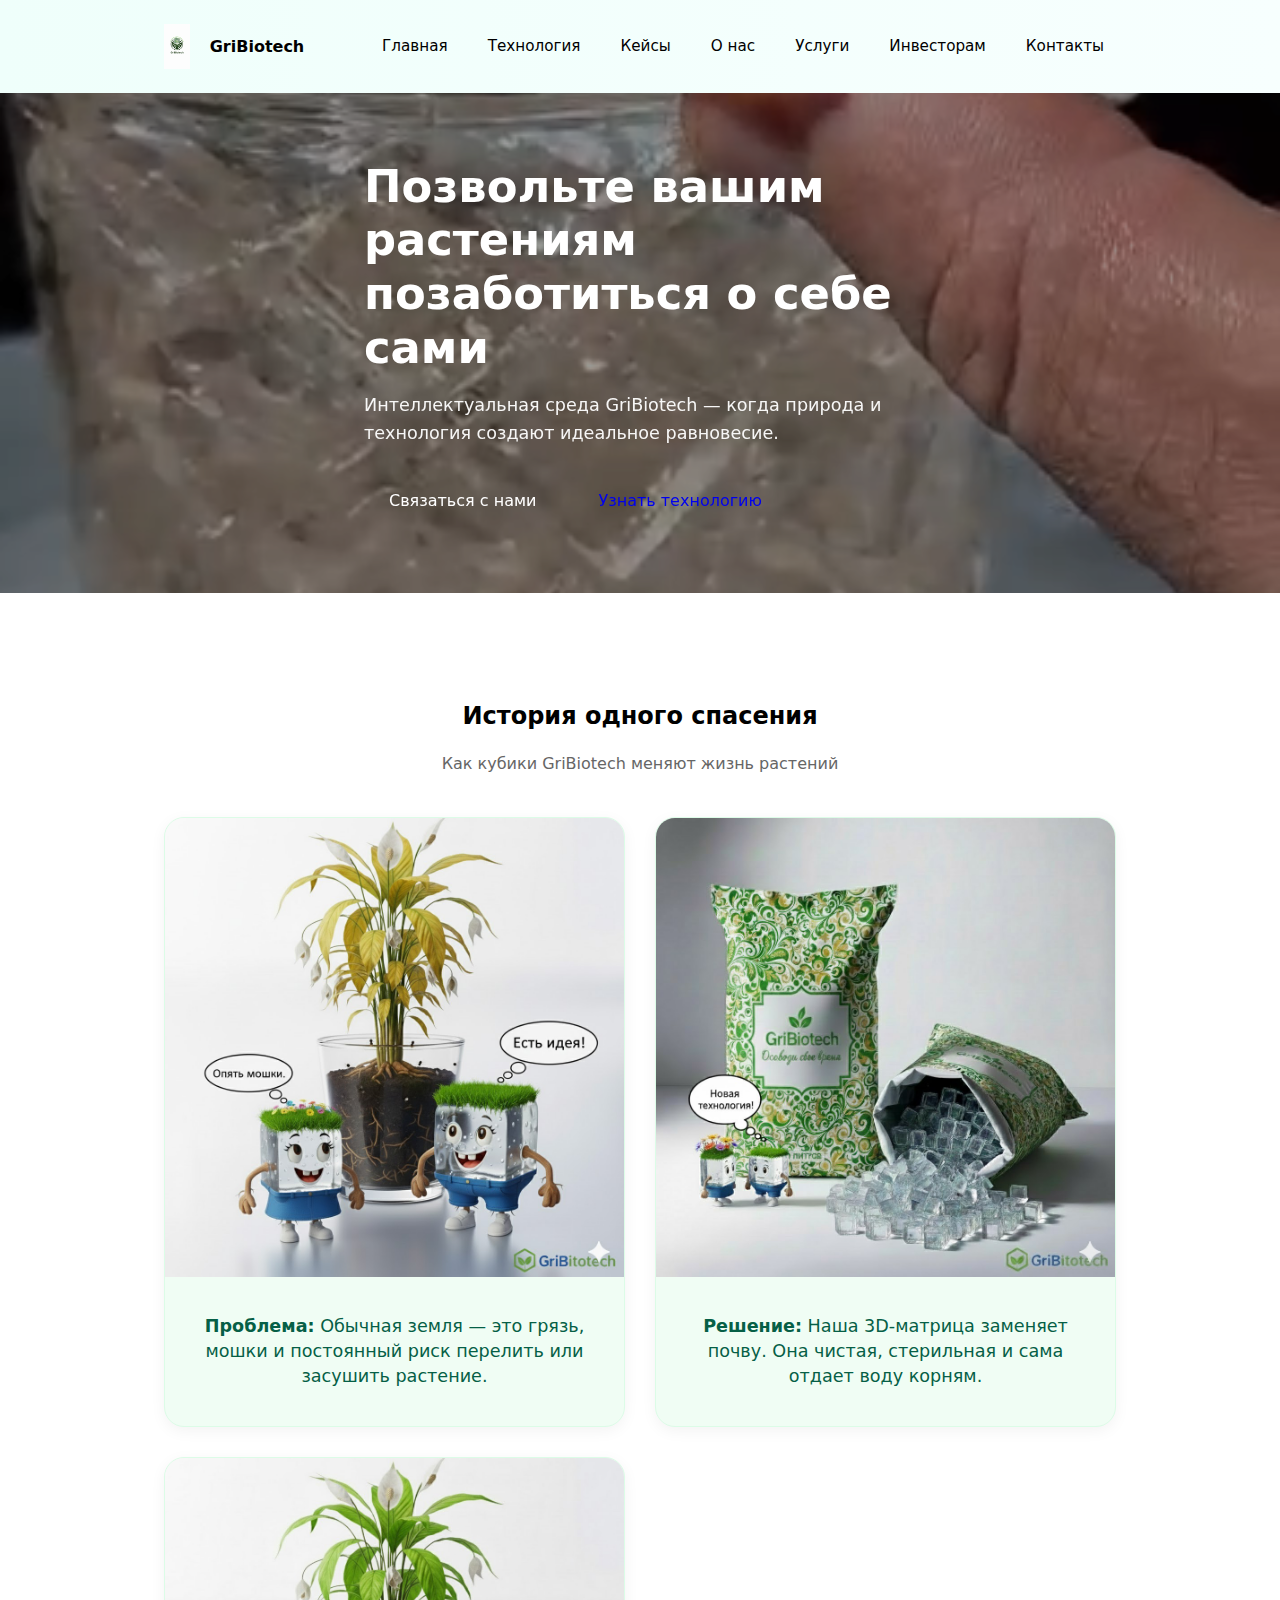
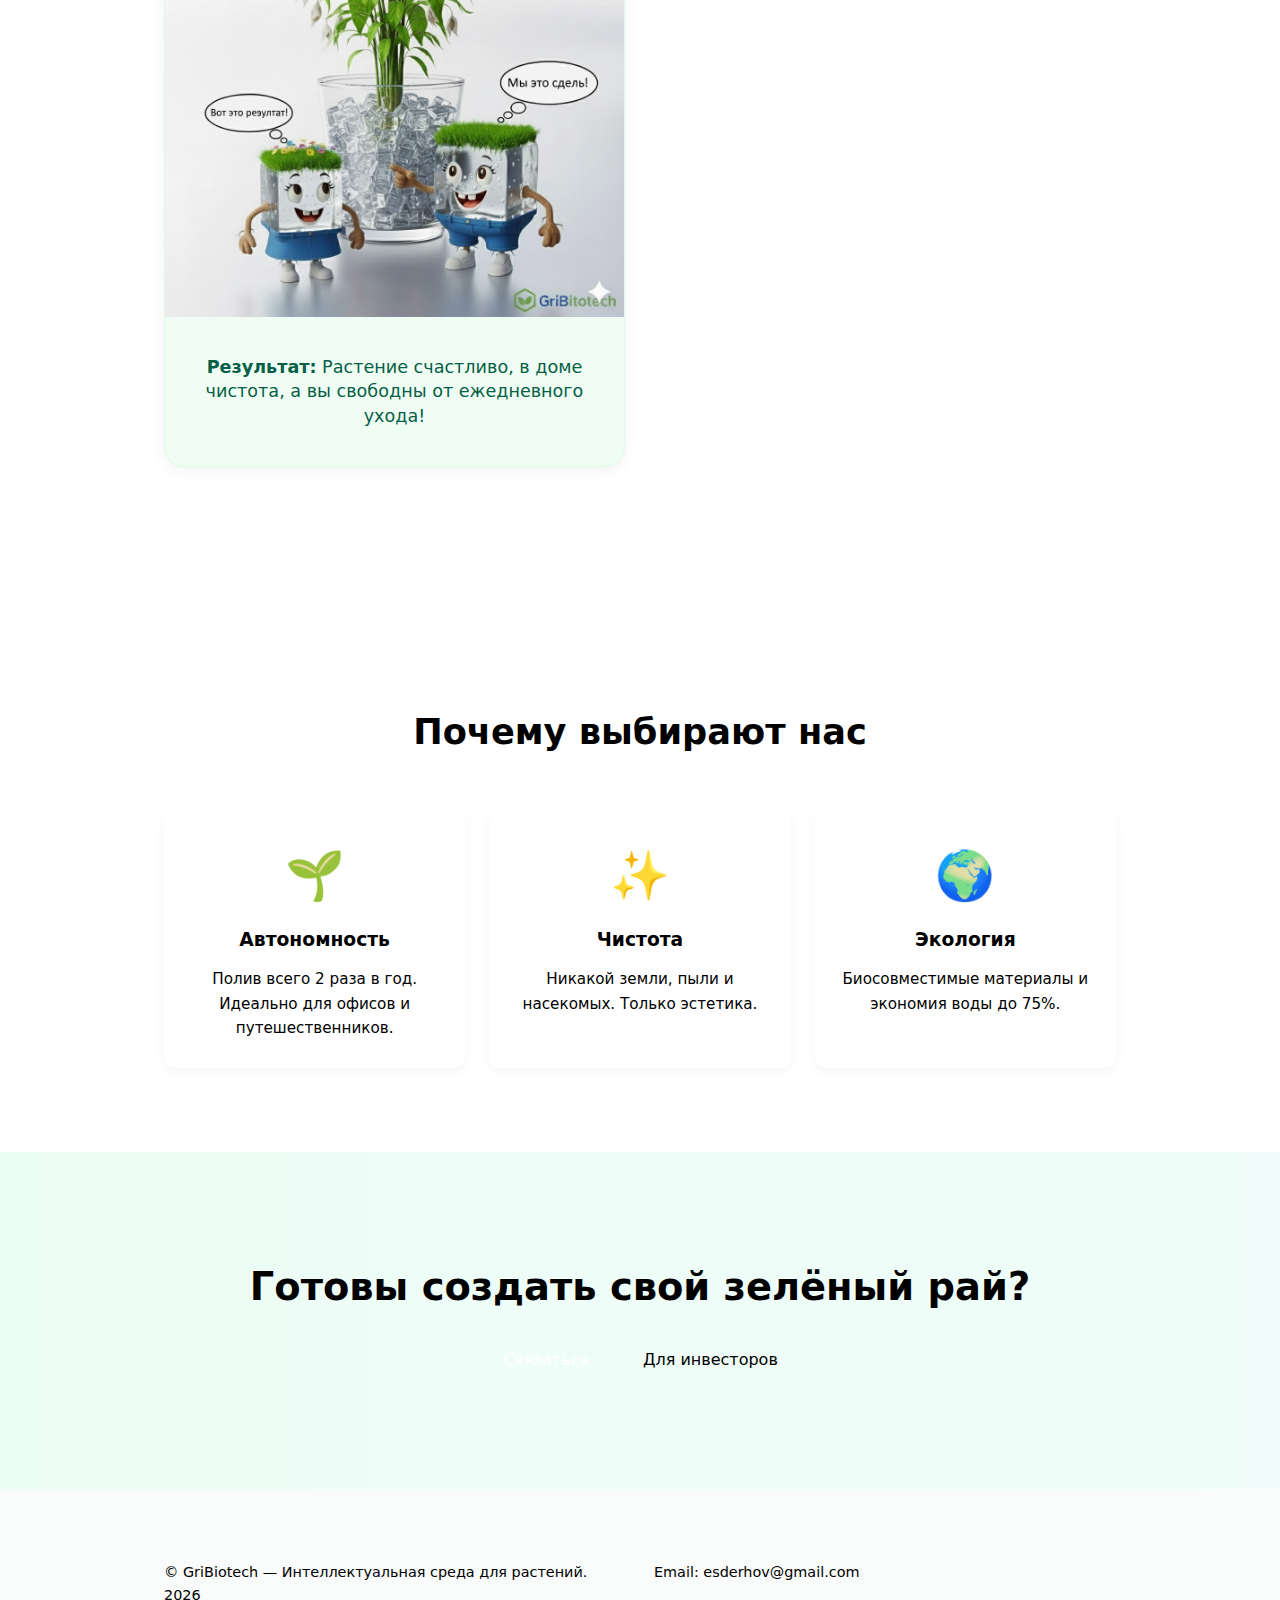
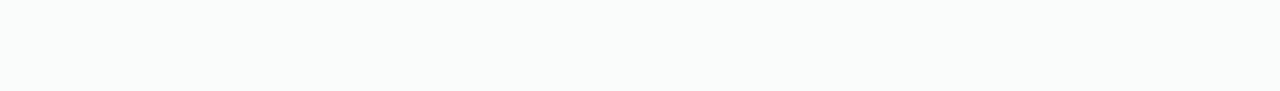
<file: index.html>
<!doctype html>
<html lang="ru">
<head>
  <meta charset="utf-8" />
  <meta name="viewport" content="width=device-width,initial-scale=1" />
  <title>GriBiotech — Позвольте вашим растениям позаботиться о себе сами</title>
  <meta name="description" content="GriBiotech — интеллектуальная среда для растений. Автономность, чистота, экологичность." />
  <link rel="stylesheet" href="assets/style.css">
  <style>
    /* Добавим немного стилей прямо сюда, чтобы история выглядела красиво */
    .story-grid {
      display: grid;
      grid-template-columns: repeat(auto-fit, minmax(300px, 1fr));
      gap: 30px;
      margin: 40px 0;
    }
    .story-card {
      background: #f0fdf4;
      border-radius: 20px;
      overflow: hidden;
      box-shadow: 0 4px 15px rgba(0,0,0,0.05);
      text-align: center;
      border: 1px solid #dcfce7;
    }
    .story-card img {
      width: 100%;
      height: auto;
      display: block;
    }
    .story-card p {
      padding: 20px;
      font-size: 1.1rem;
      color: #065f46;
      line-height: 1.4;
    }
    .brand-img {
      height: 45px;
      width: auto;
      margin-right: 10px;
      vertical-align: middle;
    }
  </style>
</head>
<body>
  <header class="site-header">
    <div class="wrap header-inner">
      <a class="brand" href="index.html">
        <img src="assets/images/logo-new.png" alt="Logo" class="brand-img">
        <span class="brand-text">GriBiotech</span>
      </a>

      <nav class="nav">
        <a href="index.html">Главная</a>
        <a href="technology.html">Технология</a>
        <a href="cases.html">Кейсы</a>
        <a href="about.html">О нас</a>
        <a href="services.html">Услуги</a>
        <a href="investor.html">Инвесторам</a>
        <a href="contact.html">Контакты</a>
      </nav>
    </div>
  </header>

  <main>
    <section class="hero-fullwidth">
      <video class="hero-video-full" autoplay muted loop playsinline poster="assets/images/1.jpg">
        <source src="assets/videos/1.mp4" type="video/mp4">
      </video>
      <div class="hero-overlay">
        <div class="wrap hero-content">
          <h1>Позвольте вашим растениям позаботиться о себе сами</h1>
          <p class="hero-lead">Интеллектуальная среда GriBiotech — когда природа и технология создают идеальное равновесие.</p>
          <div class="hero-buttons">
            <a class="btn btn-primary" href="contact.html">Связаться с нами</a>
            <a class="btn btn-outline-light" href="technology.html">Узнать технологию</a>
          </div>
        </div>
      </div>
    </section>

    <section class="section-story" style="padding: 60px 0; background: #fff;">
      <div class="wrap">
        <h2 style="text-align: center; margin-bottom: 10px;">История одного спасения</h2>
        <p style="text-align: center; color: #666; margin-bottom: 40px;">Как кубики GriBiotech меняют жизнь растений</p>
        
        <div class="story-grid">
          <div class="story-card">
            <img src="assets/images/scene1.jpg" alt="Проблема: мошки и увядание">
            <p><strong>Проблема:</strong> Обычная земля — это грязь, мошки и постоянный риск перелить или засушить растение.</p>
          </div>

          <div class="story-card">
            <img src="assets/images/scene2.jpg" alt="Решение: GriBiotech">
            <p><strong>Решение:</strong> Наша 3D-матрица заменяет почву. Она чистая, стерильная и сама отдает воду корням.</p>
          </div>

          <div class="story-card">
            <img src="assets/images/scene3.jpg" alt="Результат: Чистая победа">
            <p><strong>Результат:</strong> Растение счастливо, в доме чистота, а вы свободны от ежедневного ухода!</p>
          </div>
        </div>
      </div>
    </section>

    <section class="section-features">
      <div class="wrap">
        <h2>Почему выбирают нас</h2>
        <div class="features-grid">
          <article class="feature-card">
            <div class="feature-icon">🌱</div>
            <h3>Автономность</h3>
            <p>Полив всего 2 раза в год. Идеально для офисов и путешественников.</p>
          </article>
          <article class="feature-card">
            <div class="feature-icon">✨</div>
            <h3>Чистота</h3>
            <p>Никакой земли, пыли и насекомых. Только эстетика.</p>
          </article>
          <article class="feature-card">
            <div class="feature-icon">🌍</div>
            <h3>Экология</h3>
            <p>Биосовместимые материалы и экономия воды до 75%.</p>
          </article>
        </div>
      </div>
    </section>

    <section class="section-cta-final">
      <div class="wrap">
        <h2>Готовы создать свой зелёный рай?</h2>
        <div class="cta-buttons">
          <a class="btn btn-primary" href="contact.html">Связаться</a>
          <a class="btn btn-outline" href="investor.html">Для инвесторов</a>
        </div>
      </div>
    </section>
  </main>

  <footer class="site-footer">
    <div class="wrap footer-content">
      <p>© GriBiotech — Интеллектуальная среда для растений. 2026</p>
      <p>Email: <a href="mailto:esderhov@gmail.com">esderhov@gmail.com</a></p>
    </div>
  </footer>
</body>
</html>
</file>
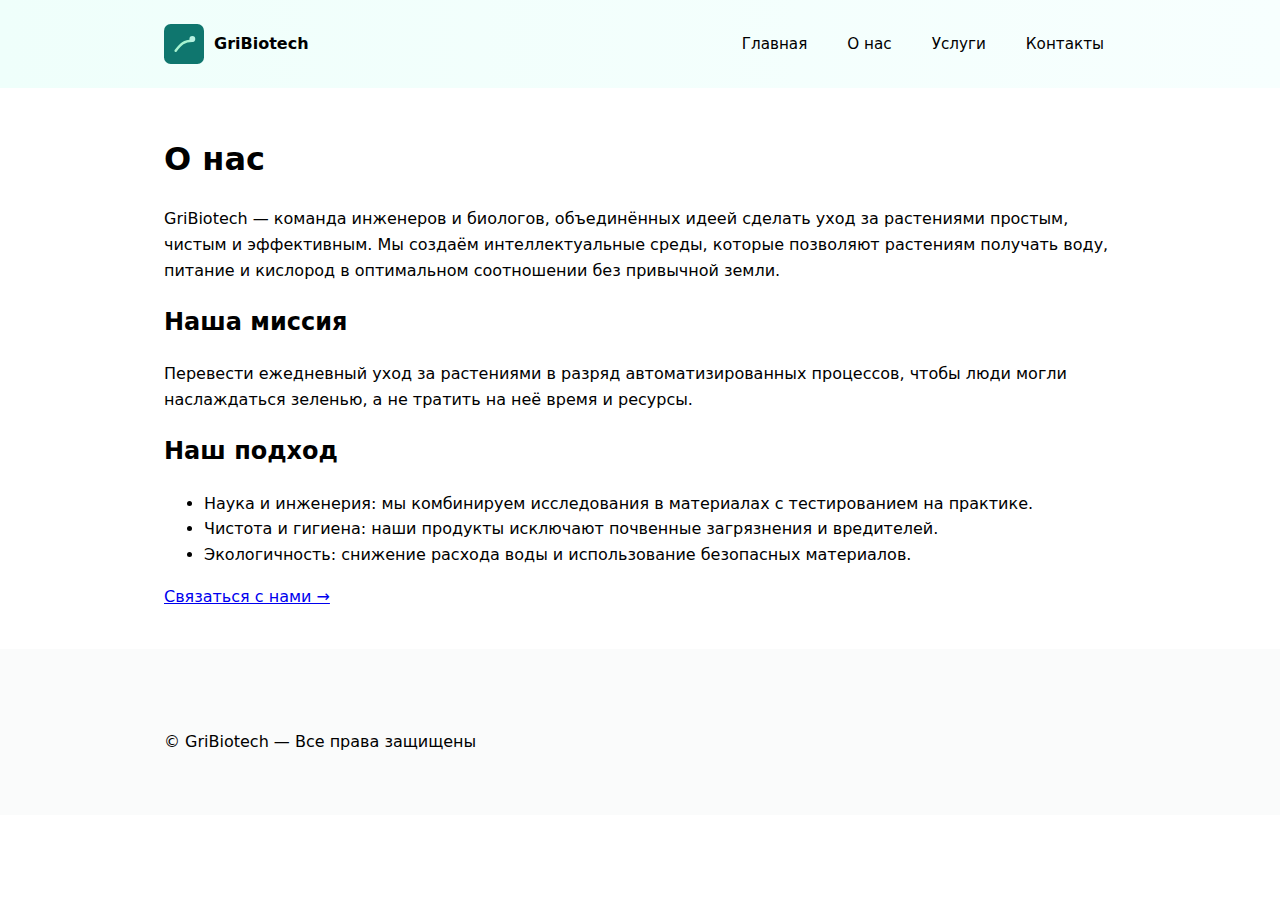
<file: about.html>
<!doctype html>
<html lang="ru">
<head>
  <meta charset="utf-8" />
  <meta name="viewport" content="width=device-width,initial-scale=1" />
  <title>О нас — GriBiotech</title>
  <meta name="description" content="О компании GriBiotech — миссия, ценности и подход к разработке интеллектуальной среды для растений." />
  <link rel="stylesheet" href="assets/style.css">
</head>
<body>
  <header class="site-header">
    <div class="wrap header-inner">
      <a class="brand" href="index.html">
        <svg width="40" height="40" viewBox="0 0 48 48" xmlns="http://www.w3.org/2000/svg" aria-hidden="true">
          <rect width="48" height="48" rx="8" fill="#0f766e"/>
          <path d="M14 32c6-8 10-12 20-12" stroke="#a7f3d0" stroke-width="3" stroke-linecap="round" fill="none"/>
          <circle cx="34" cy="18" r="3.5" fill="#b8f0e1"/>
        </svg>
        <span class="brand-text">GriBiotech</span>
      </a>

      <nav class="nav">
        <a href="index.html">Главная</a>
        <a href="about.html">О нас</a>
        <a href="services.html">Услуги</a>
        <a href="contact.html">Контакты</a>
      </nav>
    </div>
  </header>

  <main class="wrap">
    <h1>О нас</h1>
    <p>GriBiotech — команда инженеров и биологов, объединённых идеей сделать уход за растениями простым, чистым и эффективным. Мы создаём интеллектуальные среды, которые позволяют растениям получать воду, питание и кислород в оптимальном соотношении без привычной земли.</p>

    <h2>Наша миссия</h2>
    <p>Перевести ежедневный уход за растениями в разряд автоматизированных процессов, чтобы люди могли наслаждаться зеленью, а не тратить на неё время и ресурсы.</p>

    <h2>Наш подход</h2>
    <ul>
      <li>Наука и инженерия: мы комбинируем исследования в материалах с тестированием на практике.</li>
      <li>Чистота и гигиена: наши продукты исключают почвенные загрязнения и вредителей.</li>
      <li>Экологичность: снижение расхода воды и использование безопасных материалов.</li>
    </ul>

    <p><a href="contact.html">Связаться с нами →</a></p>
  </main>

  <footer class="site-footer">
    <div class="wrap">
      <p>© GriBiotech — Все права защищены</p>
    </div>
  </footer>
</body>
</html>
</file>
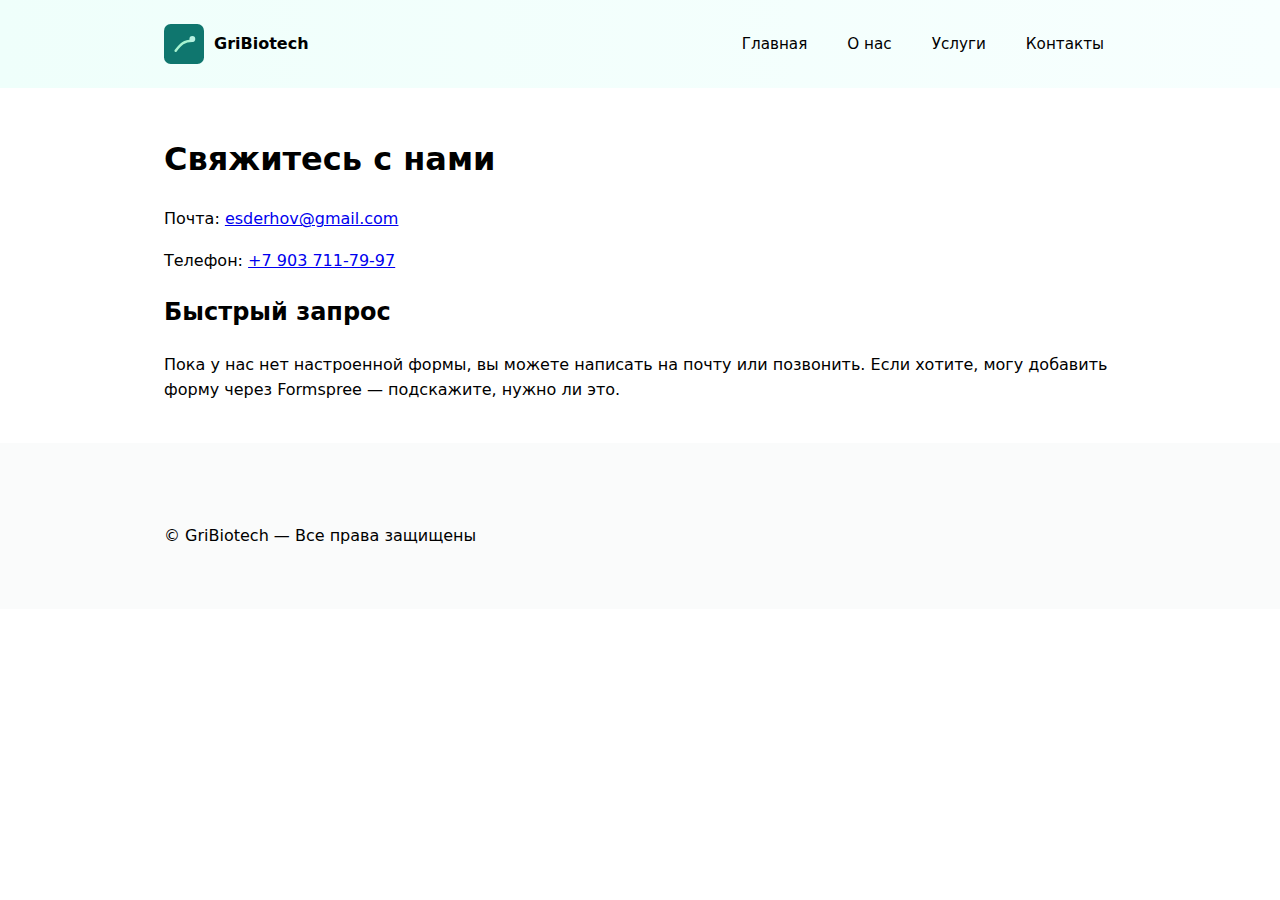
<file: contact.html>
<!doctype html>
<html lang="ru">
<head>
  <meta charset="utf-8" />
  <meta name="viewport" content="width=device-width,initial-scale=1" />
  <title>Контакты — GriBiotech</title>
  <meta name="description" content="Свяжитесь с GriBiotech: почта и телефон." />
  <link rel="stylesheet" href="assets/style.css">
</head>
<body>
  <header class="site-header">
    <div class="wrap header-inner">
      <a class="brand" href="index.html">
        <svg width="40" height="40" viewBox="0 0 48 48" xmlns="http://www.w3.org/2000/svg" aria-hidden="true">
          <rect width="48" height="48" rx="8" fill="#0f766e"/>
          <path d="M14 32c6-8 10-12 20-12" stroke="#a7f3d0" stroke-width="3" stroke-linecap="round" fill="none"/>
          <circle cx="34" cy="18" r="3.5" fill="#b8f0e1"/>
        </svg>
        <span class="brand-text">GriBiotech</span>
      </a>

      <nav class="nav">
        <a href="index.html">Главная</a>
        <a href="about.html">О нас</a>
        <a href="services.html">Услуги</a>
        <a href="contact.html">Контакты</a>
      </nav>
    </div>
  </header>

  <main class="wrap">
    <h1>Свяжитесь с нами</h1>

    <p>Почта: <a href="mailto:esderhov@gmail.com">esderhov@gmail.com</a></p>
    <p>Телефон: <a href="tel:+79037117997">+7 903 711‑79‑97</a></p>

    <h2>Быстрый запрос</h2>
    <p>Пока у нас нет настроенной формы, вы можете написать на почту или позвонить. Если хотите, могу добавить форму через Formspree — подскажите, нужно ли это.</p>
  </main>

  <footer class="site-footer">
    <div class="wrap">
      <p>© GriBiotech — Все права защищены</p>
    </div>
  </footer>
</body>
</html>
</file>
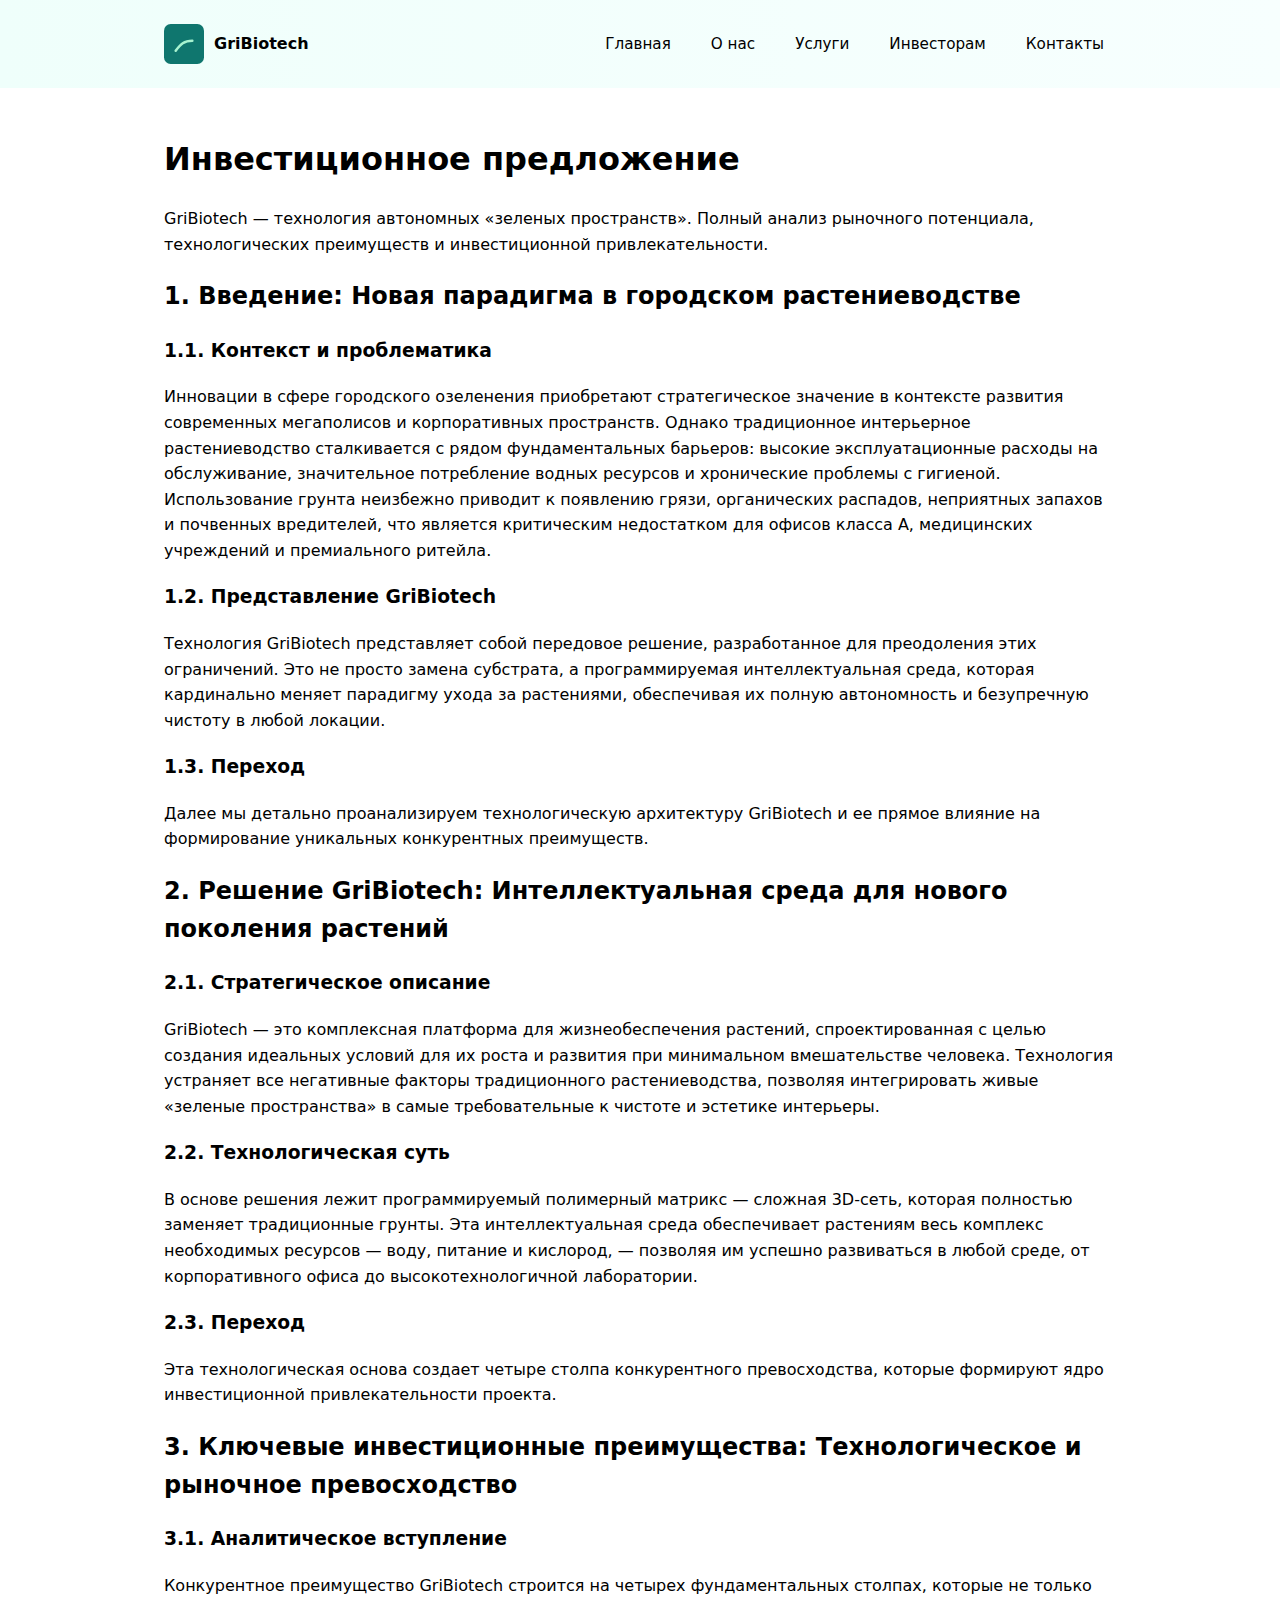
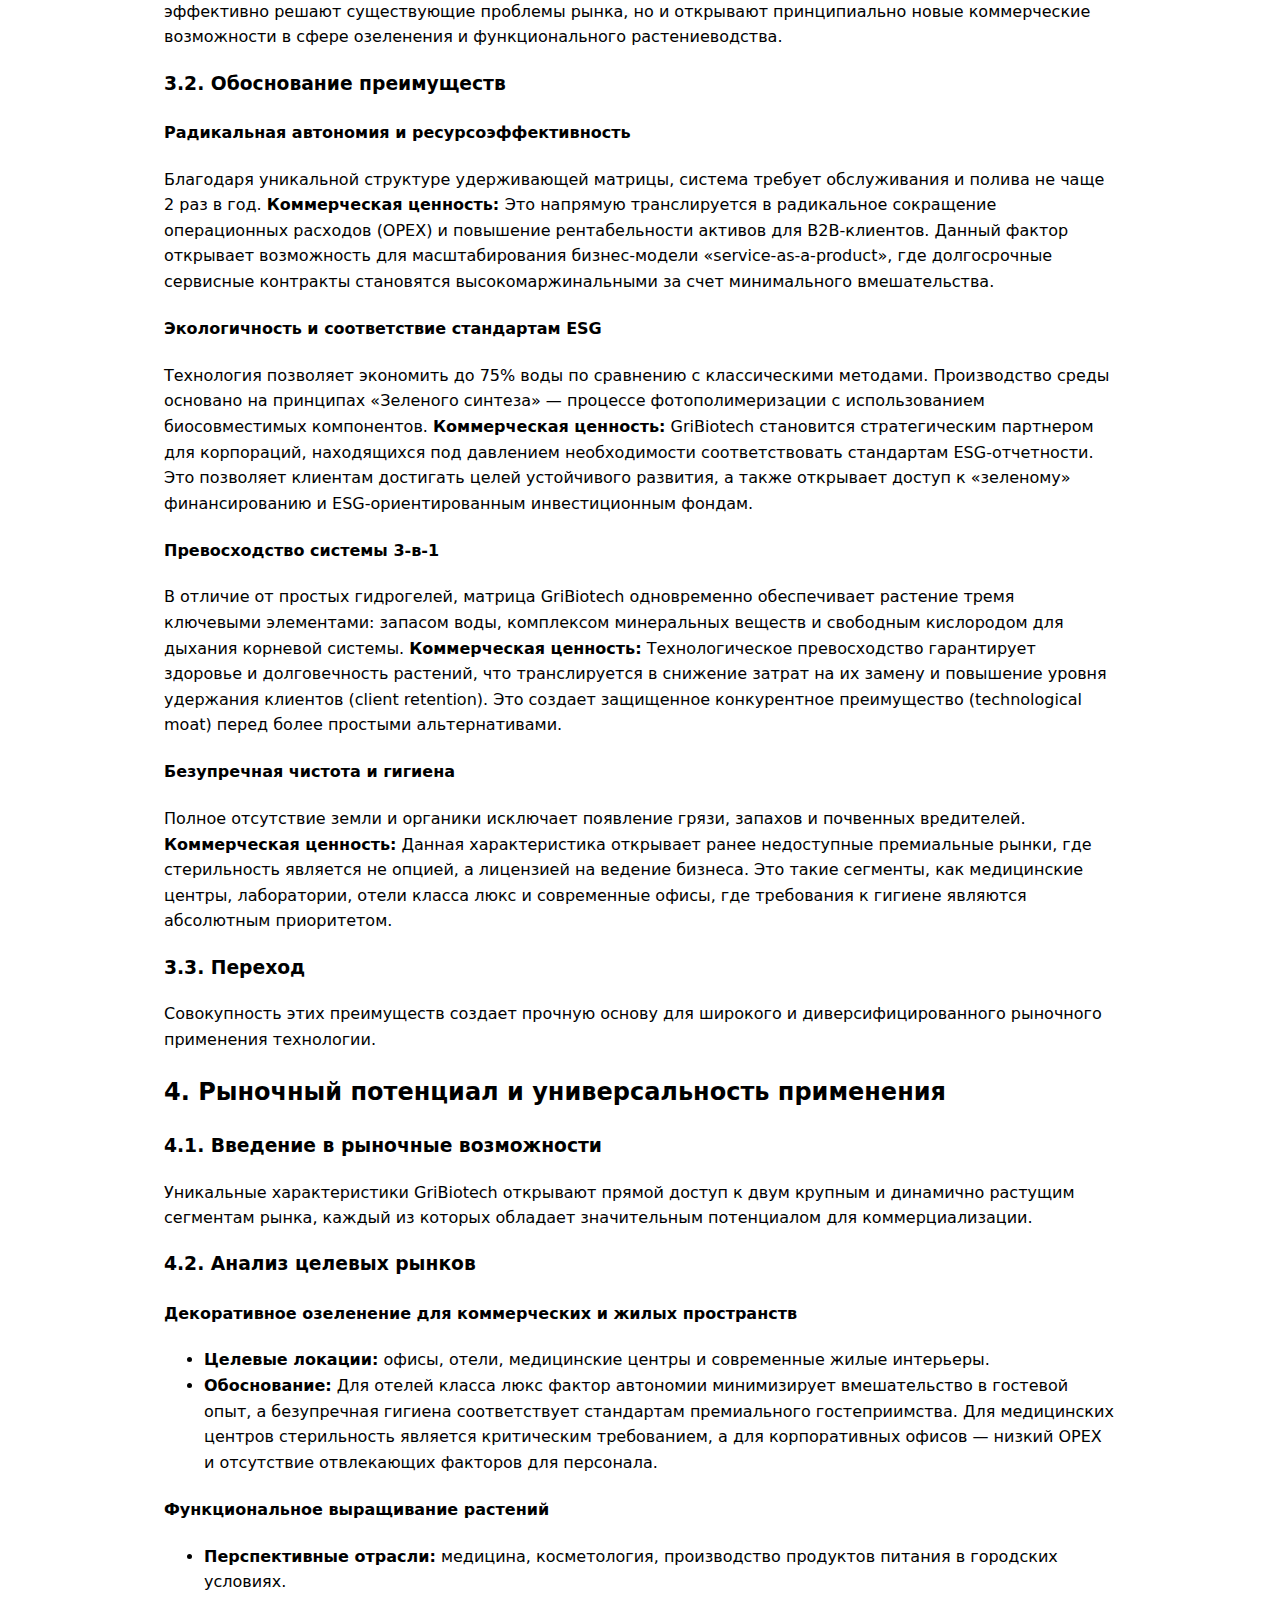
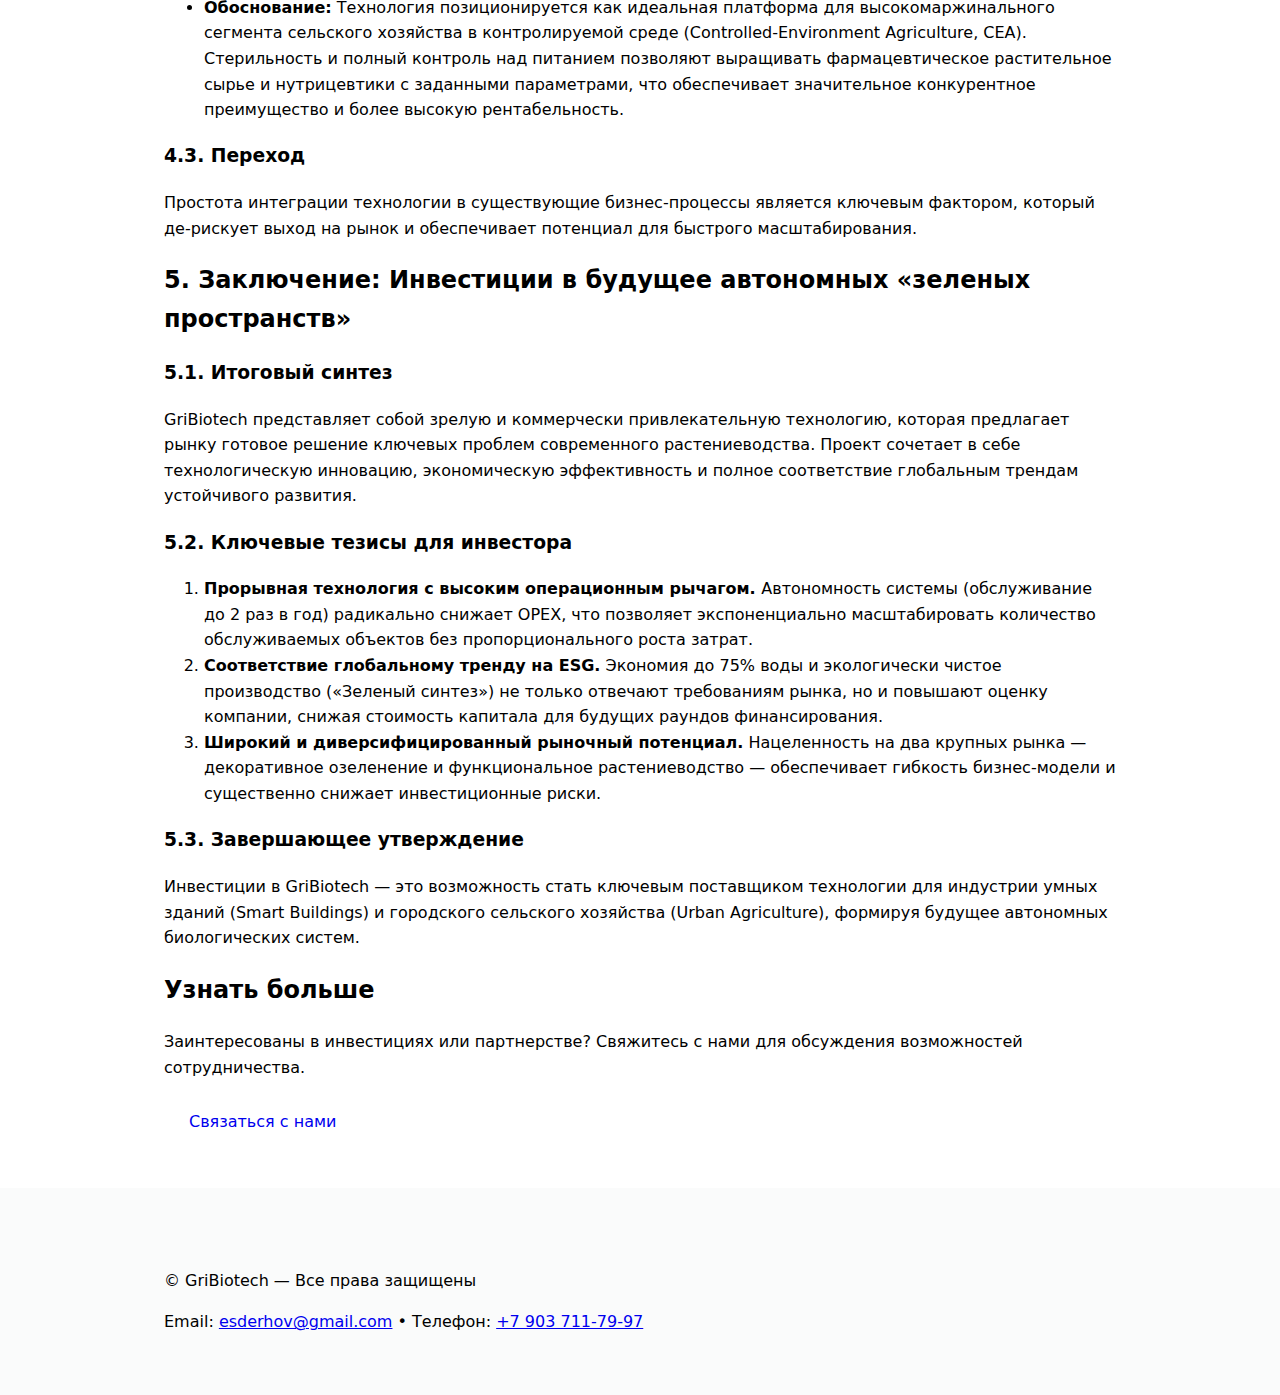
<file: investor.html>
<!doctype html>
<html lang="ru">
<head>
  <meta charset="utf-8" />
  <meta name="viewport" content="width=device-width,initial-scale=1" />
  <title>Инвестиционное предложение — GriBiotech</title>
  <meta name="description" content="GriBiotech — технология автономных зеленых пространств.  Инвестиционное предложение, рыночный потенциал и конкурентные преимущества." />
  <link rel="stylesheet" href="assets/style.css">
</head>
<body>
  <header class="site-header">
    <div class="wrap header-inner">
      <a class="brand" href="index.html">
        <svg width="40" height="40" viewBox="0 0 48 48" xmlns="http://www.w3.org/2000/svg" aria-hidden="true">
          <rect width="48" height="48" rx="8" fill="#0f766e"/>
          <path d="M14 32c6-8 10-12 20-12" stroke="#a7f3d0" stroke-width="3" stroke-linecap="round" fill="none"/>
          <circle cx="34" cy="18" r="3. 5" fill="#b8f0e1"/>
        </svg>
        <span class="brand-text">GriBiotech</span>
      </a>

      <nav class="nav">
        <a href="index.html">Главная</a>
        <a href="about.html">О нас</a>
        <a href="services.html">Услуги</a>
        <a href="investor. html">Инвесторам</a>
        <a href="contact.html">Контакты</a>
      </nav>
    </div>
  </header>

  <main class="wrap investor-page">
    <h1>Инвестиционное предложение</h1>
    <p class="lead">GriBiotech — технология автономных «зеленых пространств».  Полный анализ рыночного потенциала, технологических преимуществ и инвестиционной привлекательности.</p>

    <section>
      <h2>1. Введение:  Новая парадигма в городском растениеводстве</h2>

      <h3>1.1. Контекст и проблематика</h3>
      <p>Инновации в сфере городского озеленения приобретают стратегическое значение в контексте развития современных мегаполисов и корпоративных пространств. Однако традиционное интерьерное растениеводство сталкивается с рядом фундаментальных барьеров:  высокие эксплуатационные расходы на обслуживание, значительное потребление водных ресурсов и хронические проблемы с гигиеной. Использование грунта неизбежно приводит к появлению грязи, органических распадов, неприятных запахов и почвенных вредителей, что является критическим недостатком для офисов класса А, медицинских учреждений и премиального ритейла.</p>

      <h3>1.2. Представление GriBiotech</h3>
      <p>Технология GriBiotech представляет собой передовое решение, разработанное для преодоления этих ограничений. Это не просто замена субстрата, а программируемая интеллектуальная среда, которая кардинально меняет парадигму ухода за растениями, обеспечивая их полную автономность и безупречную чистоту в любой локации.</p>

      <h3>1.3. Переход</h3>
      <p>Далее мы детально проанализируем технологическую архитектуру GriBiotech и ее прямое влияние на формирование уникальных конкурентных преимуществ. </p>
    </section>

    <section>
      <h2>2. Решение GriBiotech: Интеллектуальная среда для нового поколения растений</h2>

      <h3>2.1. Стратегическое описание</h3>
      <p>GriBiotech — это комплексная платформа для жизнеобеспечения растений, спроектированная с целью создания идеальных условий для их роста и развития при минимальном вмешательстве человека. Технология устраняет все негативные факторы традиционного растениеводства, позволяя интегрировать живые «зеленые пространства» в самые требовательные к чистоте и эстетике интерьеры.</p>

      <h3>2.2. Технологическая суть</h3>
      <p>В основе решения лежит программируемый полимерный матрикс — сложная 3D-сеть, которая полностью заменяет традиционные грунты. Эта интеллектуальная среда обеспечивает растениям весь комплекс необходимых ресурсов — воду, питание и кислород, — позволяя им успешно развиваться в любой среде, от корпоративного офиса до высокотехнологичной лаборатории.</p>

      <h3>2.3. Переход</h3>
      <p>Эта технологическая основа создает четыре столпа конкурентного превосходства, которые формируют ядро инвестиционной привлекательности проекта. </p>
    </section>

    <section>
      <h2>3. Ключевые инвестиционные преимущества:  Технологическое и рыночное превосходство</h2>

      <h3>3.1. Аналитическое вступление</h3>
      <p>Конкурентное преимущество GriBiotech строится на четырех фундаментальных столпах, которые не только эффективно решают существующие проблемы рынка, но и открывают принципиально новые коммерческие возможности в сфере озеленения и функционального растениеводства.</p>

      <h3>3.2. Обоснование преимуществ</h3>

      <div class="advantage">
        <h4>Радикальная автономия и ресурсоэффективность</h4>
        <p>Благодаря уникальной структуре удерживающей матрицы, система требует обслуживания и полива не чаще 2 раз в год. <strong>Коммерческая ценность: </strong> Это напрямую транслируется в радикальное сокращение операционных расходов (OPEX) и повышение рентабельности активов для B2B-клиентов.  Данный фактор открывает возможность для масштабирования бизнес-модели «service-as-a-product», где долгосрочные сервисные контракты становятся высокомаржинальными за счет минимального вмешательства. </p>
      </div>

      <div class="advantage">
        <h4>Экологичность и соответствие стандартам ESG</h4>
        <p>Технология позволяет экономить до 75% воды по сравнению с классическими методами.  Производство среды основано на принципах «Зеленого синтеза» — процессе фотополимеризации с использованием биосовместимых компонентов.  <strong>Коммерческая ценность:</strong> GriBiotech становится стратегическим партнером для корпораций, находящихся под давлением необходимости соответствовать стандартам ESG-отчетности.  Это позволяет клиентам достигать целей устойчивого развития, а также открывает доступ к «зеленому» финансированию и ESG-ориентированным инвестиционным фондам.</p>
      </div>

      <div class="advantage">
        <h4>Превосходство системы 3-в-1</h4>
        <p>В отличие от простых гидрогелей, матрица GriBiotech одновременно обеспечивает растение тремя ключевыми элементами: запасом воды, комплексом минеральных веществ и свободным кислородом для дыхания корневой системы. <strong>Коммерческая ценность:</strong> Технологическое превосходство гарантирует здоровье и долговечность растений, что транслируется в снижение затрат на их замену и повышение уровня удержания клиентов (client retention). Это создает защищенное конкурентное преимущество (technological moat) перед более простыми альтернативами.</p>
      </div>

      <div class="advantage">
        <h4>Безупречная чистота и гигиена</h4>
        <p>Полное отсутствие земли и органики исключает появление грязи, запахов и почвенных вредителей.  <strong>Коммерческая ценность:</strong> Данная характеристика открывает ранее недоступные премиальные рынки, где стерильность является не опцией, а лицензией на ведение бизнеса.  Это такие сегменты, как медицинские центры, лаборатории, отели класса люкс и современные офисы, где требования к гигиене являются абсолютным приоритетом.</p>
      </div>

      <h3>3.3. Переход</h3>
      <p>Совокупность этих преимуществ создает прочную основу для широкого и диверсифицированного рыночного применения технологии. </p>
    </section>

    <section>
      <h2>4. Рыночный потенциал и универсальность применения</h2>

      <h3>4.1. Введение в рыночные возможности</h3>
      <p>Уникальные характеристики GriBiotech открывают прямой доступ к двум крупным и динамично растущим сегментам рынка, каждый из которых обладает значительным потенциалом для коммерциализации. </p>

      <h3>4.2. Анализ целевых рынков</h3>

      <div class="market-segment">
        <h4>Декоративное озеленение для коммерческих и жилых пространств</h4>
        <ul>
          <li><strong>Целевые локации:</strong> офисы, отели, медицинские центры и современные жилые интерьеры. </li>
          <li><strong>Обоснование:</strong> Для отелей класса люкс фактор автономии минимизирует вмешательство в гостевой опыт, а безупречная гигиена соответствует стандартам премиального гостеприимства.  Для медицинских центров стерильность является критическим требованием, а для корпоративных офисов — низкий OPEX и отсутствие отвлекающих факторов для персонала.</li>
        </ul>
      </div>

      <div class="market-segment">
        <h4>Функциональное выращивание растений</h4>
        <ul>
          <li><strong>Перспективные отрасли:</strong> медицина, косметология, производство продуктов питания в городских условиях.</li>
          <li><strong>Обоснование:</strong> Технология позиционируется как идеальная платформа для высокомаржинального сегмента сельского хозяйства в контролируемой среде (Controlled-Environment Agriculture, CEA). Стерильность и полный контроль над питанием позволяют выращивать фармацевтическое растительное сырье и нутрицевтики с заданными параметрами, что обеспечивает значительное конкурентное преимущество и более высокую рентабельность. </li>
        </ul>
      </div>

      <h3>4.3. Переход</h3>
      <p>Простота интеграции технологии в существующие бизнес-процессы является ключевым фактором, который де-рискует выход на рынок и обеспечивает потенциал для быстрого масштабирования. </p>
    </section>

    <section>
      <h2>5. Заключение: Инвестиции в будущее автономных «зеленых пространств»</h2>

      <h3>5.1. Итоговый синтез</h3>
      <p>GriBiotech представляет собой зрелую и коммерчески привлекательную технологию, которая предлагает рынку готовое решение ключевых проблем современного растениеводства. Проект сочетает в себе технологическую инновацию, экономическую эффективность и полное соответствие глобальным трендам устойчивого развития.</p>

      <h3>5.2. Ключевые тезисы для инвестора</h3>
      <ol class="investor-points">
        <li><strong>Прорывная технология с высоким операционным рычагом. </strong> Автономность системы (обслуживание до 2 раз в год) радикально снижает OPEX, что позволяет экспоненциально масштабировать количество обслуживаемых объектов без пропорционального роста затрат.</li>
        <li><strong>Соответствие глобальному тренду на ESG.</strong> Экономия до 75% воды и экологически чистое производство («Зеленый синтез») не только отвечают требованиям рынка, но и повышают оценку компании, снижая стоимость капитала для будущих раундов финансирования.</li>
        <li><strong>Широкий и диверсифицированный рыночный потенциал.</strong> Нацеленность на два крупных рынка — декоративное озеленение и функциональное растениеводство — обеспечивает гибкость бизнес-модели и существенно снижает инвестиционные риски.</li>
      </ol>

      <h3>5.3. Завершающее утверждение</h3>
      <p>Инвестиции в GriBiotech — это возможность стать ключевым поставщиком технологии для индустрии умных зданий (Smart Buildings) и городского сельского хозяйства (Urban Agriculture), формируя будущее автономных биологических систем.</p>
    </section>

    <section class="cta investor-cta">
      <h2>Узнать больше</h2>
      <p>Заинтересованы в инвестициях или партнерстве?  Свяжитесь с нами для обсуждения возможностей сотрудничества.</p>
      <p><a href="contact.html" class="btn">Связаться с нами</a></p>
    </section>
  </main>

  <footer class="site-footer">
    <div class="wrap">
      <p>© GriBiotech — Все права защищены</p>
      <p>Email: <a href="mailto: esderhov@gmail.com">esderhov@gmail.com</a> • Телефон: <a href="tel:+79037117997">+7 903 711‑79‑97</a></p>
    </div>
  </footer>
</body>
</html>
</file>
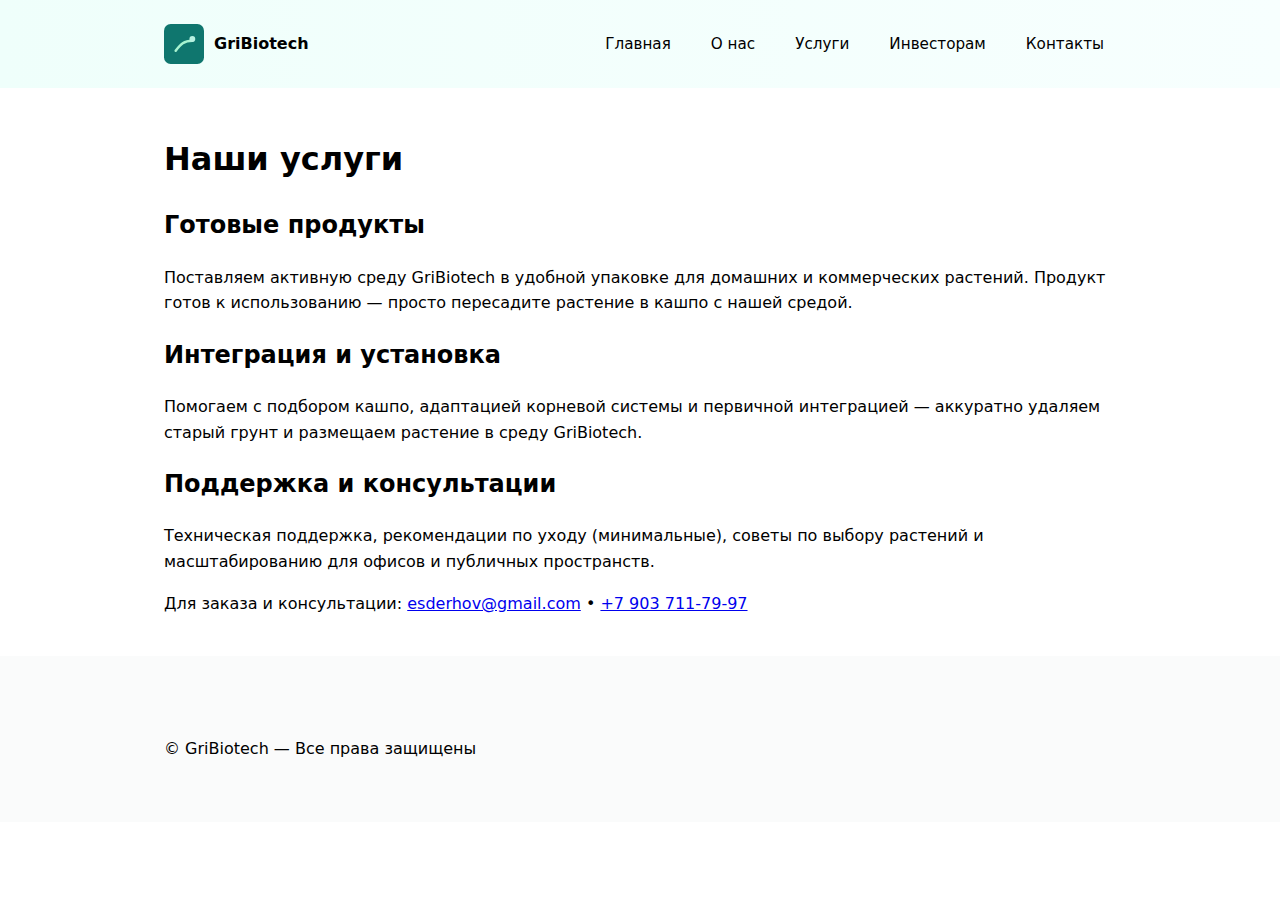
<file: services.html>
<!doctype html>
<html lang="ru">
<head>
  <meta charset="utf-8" />
  <meta name="viewport" content="width=device-width,initial-scale=1" />
  <title>Услуги — GriBiotech</title>
  <meta name="description" content="Услуги GriBiotech:  продукты, интеграция и поддержка." />
  <link rel="stylesheet" href="assets/style.css">
</head>
<body>
  <header class="site-header">
    <div class="wrap header-inner">
      <a class="brand" href="index.html">
        <svg width="40" height="40" viewBox="0 0 48 48" xmlns="http://www.w3.org/2000/svg" aria-hidden="true">
          <rect width="48" height="48" rx="8" fill="#0f766e"/>
          <path d="M14 32c6-8 10-12 20-12" stroke="#a7f3d0" stroke-width="3" stroke-linecap="round" fill="none"/>
          <circle cx="34" cy="18" r="3.5" fill="#b8f0e1"/>
        </svg>
        <span class="brand-text">GriBiotech</span>
      </a>

      <nav class="nav">
        <a href="index.html">Главная</a>
        <a href="about.html">О нас</a>
        <a href="services.html">Услуги</a>
        <a href="investor.html">Инвесторам</a>
        <a href="contact.html">Контакты</a>
      </nav>
    </div>
  </header>

  <main class="wrap">
    <h1>Наши услуги</h1>

    <section>
      <h2>Готовые продукты</h2>
      <p>Поставляем активную среду GriBiotech в удобной упаковке для домашних и коммерческих растений.  Продукт готов к использованию — просто пересадите растение в кашпо с нашей средой.</p>
    </section>

    <section>
      <h2>Интеграция и установка</h2>
      <p>Помогаем с подбором кашпо, адаптацией корневой системы и первичной интеграцией — аккуратно удаляем старый грунт и размещаем растение в среду GriBiotech. </p>
    </section>

    <section>
      <h2>Поддержка и консультации</h2>
      <p>Техническая поддержка, рекомендации по уходу (минимальные), советы по выбору растений и масштабированию для офисов и публичных пространств.</p>
    </section>

    <p>Для заказа и консультации:  <a href="mailto:esderhov@gmail. com">esderhov@gmail.com</a> • <a href="tel:+79037117997">+7 903 711‑79‑97</a></p>
  </main>

  <footer class="site-footer">
    <div class="wrap">
      <p>© GriBiotech — Все права защищены</p>
    </div>
  </footer>
</body>
</html>
</file>
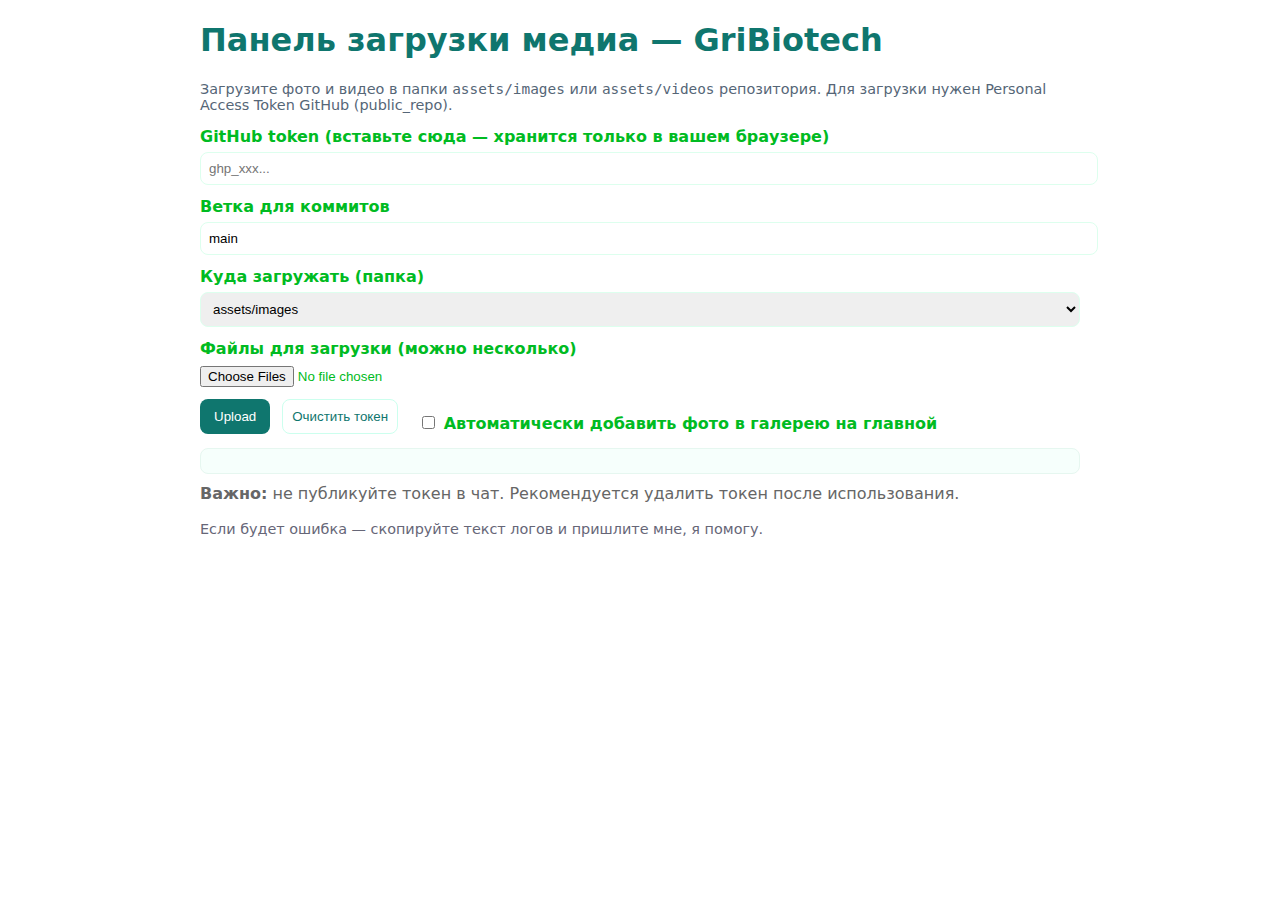
<file: upload.htm>
<!doctype html>
<html lang="ru">
<head>
  <meta charset="utf-8" />
  <meta name="viewport" content="width=device-width,initial-scale=1" />
  <title>Загрузка медиа — GriBiotech</title>
  <style>
    body{font-family:system-ui,-apple-system,Segoe UI,Roboto,Arial;margin:18px;color:#0b2}
    .wrap{max-width:880px;margin:0 auto}
    h1{color:#0f766e}
    label{display:block;margin-top:12px;font-weight:600}
    input[type="text"], input[type="password"], select {width:100%;padding:8px;border-radius:8px;border:1px solid #dfe; margin-top:6px}
    .row{display:flex;gap:12px;align-items:center;margin-top:12px}
    .btn{background:#0f766e;color:white;padding:10px 14px;border-radius:8px;border:none;cursor:pointer}
    .btn.secondary{background:transparent;color:#0f766e;border:1px solid #cfe;padding:9px}
    .log{background:#f6fffc;border:1px solid #e6f7f0;padding:12px;margin-top:14px;border-radius:8px;white-space:pre-wrap;font-family:monospace}
    .small{font-size:0.9rem;color:#567}
    .note{margin-top:10px;color:#666}
    .footer{margin-top:18px;color:#667;font-size:0.9rem}
    input[type=file]{margin-top:8px}
    .checkbox{display:inline-block;margin-left:8px}
  </style>
</head>
<body>
  <div class="wrap">
    <h1>Панель загрузки медиа — GriBiotech</h1>
    <p class="small">Загрузите фото и видео в папки <code>assets/images</code> или <code>assets/videos</code> репозитория. Для загрузки нужен Personal Access Token GitHub (public_repo).</p>

    <label for="token">GitHub token (вставьте сюда — хранится только в вашем браузере)</label>
    <input id="token" type="password" placeholder="ghp_xxx...">

    <label for="branch">Ветка для коммитов</label>
    <input id="branch" type="text" value="main" placeholder="main">

    <label for="folder">Куда загружать (папка)</label>
    <select id="folder">
      <option value="images">assets/images</option>
      <option value="videos">assets/videos</option>
    </select>

    <label for="files">Файлы для загрузки (можно несколько)</label>
    <input id="files" type="file" multiple>

    <div class="row">
      <button id="uploadBtn" class="btn">Upload</button>
      <button id="clearBtn" class="btn secondary">Очистить токен</button>
      <label class="checkbox"><input id="addToGallery" type="checkbox"> Автоматически добавить фото в галерею на главной</label>
    </div>

    <div id="log" class="log" aria-live="polite"></div>

    <div class="note">
      <strong>Важно:</strong> не публикуйте токен в чат. Рекомендуется удалить токен после использования.
    </div>

    <div class="footer">
      Если будет ошибка — скопируйте текст логов и пришлите мне, я помогу.
    </div>
  </div>

<script>
/* Конфигурация — замените owner/repo, если у вас другой */
const OWNER = "GriBiotech";
const REPO = "GriBiotech.github.io";

const logEl = document.getElementById('log');
function log(...args){ logEl.textContent += args.join(' ') + "\n"; logEl.scrollTop = logEl.scrollHeight; }

async function fileToBase64(file){
  return await new Promise((res, rej) => {
    const reader = new FileReader();
    reader.onload = () => {
      // reader.result = "[data-uri]"
      const s = reader.result;
      const comma = s.indexOf(',');
      res(s.slice(comma+1));
    };
    reader.onerror = () => rej(reader.error);
    reader.readAsDataURL(file);
  });
}

async function getFileSha(path, token, branch){
  const url = `https://api.github.com/repos/${OWNER}/${REPO}/contents/${encodeURIComponent(path)}?ref=${encodeURIComponent(branch)}`;
  const resp = await fetch(url, { headers: { Authorization: "token " + token, Accept: "application/vnd.github.v3+json" } });
  if (resp.status === 200){
    const j = await resp.json();
    return j.sha;
  }
  return null;
}

async function putFile(path, contentBase64, token, branch, message, sha=null){
  const url = `https://api.github.com/repos/${OWNER}/${REPO}/contents/${encodeURIComponent(path)}`;
  const body = { message, content: contentBase64, branch };
  if (sha) body.sha = sha;
  const resp = await fetch(url, {
    method: 'PUT',
    headers: { Authorization: "token " + token, Accept: "application/vnd.github.v3+json" },
    body: JSON.stringify(body)
  });
  const j = await resp.json();
  return { status: resp.status, json: j };
}

async function getIndex(branch, token){
  const path = "index.html";
  const url = `https://api.github.com/repos/${OWNER}/${REPO}/contents/${encodeURIComponent(path)}?ref=${encodeURIComponent(branch)}`;
  const resp = await fetch(url, { headers: { Authorization: "token " + token, Accept: "application/vnd.github.v3+json" } });
  if (resp.status !== 200) return { ok:false, status: resp.status, json: await resp.json().catch(()=>null) };
  const j = await resp.json();
  const content = atob(j.content.replace(/\n/g,'')); // декодируем base64
  return { ok:true, sha: j.sha, content };
}

async function updateIndexAppendImage(relativePath, filename, token, branch){
  // получает index.html, добавляет секцию галереи или добавляет внутри существующей
  const idx = await getIndex(branch, token);
  if (!idx.ok){ log("Не удалось получить index.html:", idx.status); return {ok:false, reason: idx.json}; }
  let html = idx.content;
  const galleryId = 'gri-gallery';
  const imgTag = `<a href="${relativePath}" target="_blank"><img src="${relativePath}" alt="${filename}" style="width:100%;height:auto;border-radius:8px"></a>`;
  if (html.includes(`id="${galleryId}"`)){
    // вставим внутрь существующего контейнера (последний вхождение закрывающего тега)
    const marker = `id="${galleryId}"`;
    const pos = html.indexOf(marker);
    // найти открывающий <div ... id="gri-gallery" ...>
    const divStart = html.lastIndexOf('<', pos);
    // Найдем конец этого открывающего тега '>'
    const openEnd = html.indexOf('>', pos);
    // Найдем закрывающий тег </div> после openEnd
    const closeDiv = html.indexOf('</div>', openEnd);
    if (closeDiv !== -1){
      // Вставляем перед closeDiv
      html = html.slice(0, closeDiv) + '\n' + imgTag + '\n' + html.slice(closeDiv);
    } else {
      // если не нашли закрывающий тег — добавим в конец перед </body>
      html = html.replace('</body>', `<section class="wrap gallery" id="${galleryId}">${imgTag}</section>\n</body>`);
    }
  } else {
    // создаём новую секцию перед </body>
    const galleryHtml = `\n<section class="wrap gallery" id="${galleryId}">\n  <h2>Галерея</h2>\n  <div style="display:grid;grid-template-columns:repeat(auto-fit,minmax(180px,1fr));gap:12px">\n    ${imgTag}\n  </div>\n</section>\n`;
    html = html.replace('</body>', galleryHtml + '\n</body>');
  }

  // закодировать в base64
  const contentBase64 = btoa(unescape(encodeURIComponent(html)));
  const res = await putFile("index.html", contentBase64, token, branch, `Add image ${filename} to gallery`, idx.sha);
  if (res.status >= 200 && res.status < 300){ log("index.html обновлён, изображение добавлено в галерею."); return {ok:true}; }
  log("Не удалось обновить index.html:", JSON.stringify(res.json));
  return {ok:false, res};
}

document.getElementById('clearBtn').addEventListener('click', () => {
  document.getElementById('token').value = '';
  log("Токен очищен из поля (если он был).");
});

document.getElementById('uploadBtn').addEventListener('click', async () => {
  const token = document.getElementById('token').value.trim();
  const branch = document.getElementById('branch').value.trim() || 'main';
  const folder = document.getElementById('folder').value;
  const files = document.getElementById('files').files;
  const autoGallery = document.getElementById('addToGallery').checked;

  if (!token){ alert("Вставьте ваш GitHub token в поле выше."); return; }
  if (!files || files.length===0){ alert("Выберите по крайней мере один файл."); return; }

  log(`Начинаю загрузку ${files.length} файла(ов) в assets/${folder}/ ...`);
  for (let i=0;i<files.length;i++){
    const file = files[i];
    const fname = file.name.replace(/\s+/g,'_');
    const path = `assets/${folder}/${fname}`;
    try{
      log(`-> ${fname} ...`);
      const base64 = await fileToBase64(file);
      const existingSha = await getFileSha(path, token, branch);
      const message = existingSha ? `Update ${path}` : `Add ${path}`;
      const put = await putFile(path, base64, token, branch, message, existingSha);
      if (put.status >= 200 && put.status < 300){
        log(`Файл ${fname} загружен успешно: ${path}`);
        if (autoGallery && folder === 'images'){
          const rel = `assets/${folder}/${fname}`;
          const upd = await updateIndexAppendImage(rel, fname, token, branch);
          if (!upd.ok) log("Ошибка при добавлении в галерею:", JSON.stringify(upd));
        }
      } else {
        log(`Ошибка загрузки ${fname}:`, JSON.stringify(put.json));
      }
    } catch(err){
      log("Ошибка:", err.message || err);
    }
  }
  log("Загрузка завершена.");
});
</script>
</body>
</html>
</file>
<file: assets/style.css>
: root {
  --bg:  #ffffff;
  --text: #032;
  --accent: #0f766e;
  --accent-light: #a7f3d0;
  --muted: #6b7280;
  --border: #eef7f6;
}

* {
  box-sizing: border-box;
}

body {
  margin: 0;
  font-family: Inter, system-ui, -apple-system, Segoe UI, Roboto, Arial;
  color: var(--text);
  background:  var(--bg);
  -webkit-font-smoothing: antialiased;
  line-height: 1.6;
}

.wrap {
  max-width: 1000px;
  margin: 0 auto;
  padding: 24px;
}

/* HEADER */
.site-header {
  background: linear-gradient(90deg, #effffb, #f7fffe);
  border-bottom: 1px solid var(--border);
  position: sticky;
  top: 0;
  z-index: 100;
}

.header-inner {
  display: flex;
  align-items: center;
  gap: 16px;
}

.brand {
  display: flex;
  align-items: center;
  gap: 10px;
  text-decoration: none;
  color: inherit;
  font-weight: 700;
}

. brand-text {
  font-weight: 700;
  font-size: 1.1rem;
}

.nav {
  margin-left: auto;
  display: flex;
  gap:  16px;
  flex-wrap: wrap;
}

.nav a {
  text-decoration: none;
  color: var(--text);
  padding: 8px 12px;
  border-radius:  8px;
  font-size: 0.95rem;
  transition: background 0.2s ease;
}

.nav a:hover {
  background: #f6fffc;
}

/* HERO FULLWIDTH */
.hero-fullwidth {
  position: relative;
  width: 100%;
  height:  500px;
  overflow: hidden;
}

.hero-video-full {
  position: absolute;
  width: 100%;
  height:  100%;
  object-fit: cover;
  top: 0;
  left:  0;
}

.hero-overlay {
  position: absolute;
  width: 100%;
  height:  100%;
  background: rgba(0, 0, 0, 0.4);
  display: flex;
  align-items: center;
  justify-content: flex-start;
  top: 0;
  left:  0;
}

.hero-content {
  max-width: 600px;
  color: white;
}

.hero-content h1 {
  margin: 0;
  font-size: 2.8rem;
  font-weight:  700;
  line-height: 1.2;
}

.hero-lead {
  margin-top: 16px;
  font-size:  1.1rem;
  opacity: 0.95;
}

.hero-buttons {
  margin-top: 28px;
  display: flex;
  gap:  12px;
  flex-wrap: wrap;
}

/* BUTTONS */
.btn {
  display: inline-block;
  padding: 12px 24px;
  border-radius: 8px;
  text-decoration: none;
  border: 1px solid transparent;
  cursor: pointer;
  font-size: 1rem;
  transition: all 0.2s ease;
}

.btn-primary {
  background: var(--accent);
  color: white;
}

.btn-primary:hover {
  background: #0d5a52;
  transform: translateY(-2px);
}

.btn-outline {
  border: 1px solid var(--accent);
  color: var(--accent);
  background: transparent;
}

. btn-outline:hover {
  background: var(--accent);
  color: white;
}

. btn-outline-light {
  border: 1px solid white;
  color: white;
  background: transparent;
}

. btn-outline-light:hover {
  background: rgba(255, 255, 255, 0.2);
}

. btn-secondary {
  background: var(--accent-light);
  color: var(--accent);
  font-weight: 600;
}

.btn-secondary:hover {
  background: #8ae9d8;
}

/* SECTIONS */
.section-what {
  padding: 60px 0;
  background:  #f8fffb;
}

.what-grid {
  display: grid;
  grid-template-columns: 1fr 1fr;
  gap: 48px;
  align-items:  center;
}

.what-text h2 {
  margin-top: 0;
  font-size: 2.2rem;
  color: var(--accent);
}

.what-text p {
  margin-bottom:  16px;
}

.link-arrow {
  color: var(--accent);
  text-decoration: none;
  font-weight: 600;
  display: inline-block;
  margin-top: 12px;
  transition: gap 0.2s ease;
}

.link-arrow:hover {
  gap: 8px;
}

. what-visual {
  display: flex;
  justify-content: center;
}

.visual-placeholder,
.visual-box {
  width: 100%;
  max-width: 300px;
}

.visual-placeholder svg,
.visual-box svg {
  width: 100%;
  height: auto;
  filter: drop-shadow(0 10px 30px rgba(15, 118, 110, 0.1));
}

/* FEATURES */
.section-features {
  padding: 60px 0;
}

.section-features h2 {
  text-align: center;
  margin-bottom: 48px;
  font-size: 2.2rem;
  color: var(--accent);
}

.features-grid {
  display: grid;
  grid-template-columns: repeat(auto-fit, minmax(220px, 1fr));
  gap: 24px;
}

.feature-card {
  background: white;
  border:  1px solid var(--border);
  border-radius: 12px;
  padding: 28px 20px;
  text-align: center;
  transition: all 0.3s ease;
  box-shadow: 0 4px 12px rgba(3, 7, 18, 0.04);
}

.feature-card:hover {
  transform: translateY(-8px);
  box-shadow: 0 12px 28px rgba(15, 118, 110, 0.12);
}

.feature-icon {
  font-size: 3rem;
  margin-bottom: 12px;
}

.feature-card h3 {
  margin:  12px 0;
  color: var(--accent);
}

.feature-card p {
  margin:  0;
  color: var(--muted);
  font-size: 0.95rem;
}

/* HOW IT WORKS */
.section-how {
  padding: 60px 0;
  background: linear-gradient(180deg, #f0fdfa, transparent);
}

.section-how h2 {
  text-align: center;
  margin-bottom: 48px;
  font-size: 2.2rem;
  color: var(--accent);
}

.steps-grid {
  display: grid;
  grid-template-columns: repeat(auto-fit, minmax(260px, 1fr));
  gap: 36px;
}

.step {
  background: white;
  border-radius: 12px;
  padding: 32px 24px;
  border: 1px solid var(--border);
  text-align: center;
}

.step-number {
  display: inline-flex;
  align-items: center;
  justify-content: center;
  width: 60px;
  height: 60px;
  border-radius: 50%;
  background: var(--accent);
  color: white;
  font-size: 1.8rem;
  font-weight:  700;
  margin-bottom: 16px;
}

.step h3 {
  color: var(--accent);
  margin:  16px 0 12px;
}

.step p {
  color: var(--muted);
  margin: 0;
  font-size: 0.95rem;
}

/* GALLERY */
.section-gallery {
  padding: 60px 0;
}

.section-gallery h2 {
  text-align: center;
  margin-bottom: 48px;
  font-size: 2.2rem;
  color: var(--accent);
}

.gallery-grid {
  display: grid;
  grid-template-columns: repeat(auto-fit, minmax(240px, 1fr));
  gap: 20px;
  margin-bottom: 28px;
}

.gallery-item {
  position: relative;
  overflow: hidden;
  border-radius: 12px;
  aspect-ratio: 1;
  display: block;
}

.gallery-item img {
  width: 100%;
  height: 100%;
  object-fit: cover;
  transition: transform 0.3s ease;
}

.gallery-overlay {
  position: absolute;
  top: 0;
  left: 0;
  width: 100%;
  height:  100%;
  background: rgba(15, 118, 110, 0.7);
  display: flex;
  align-items: center;
  justify-content: center;
  color: white;
  opacity: 0;
  transition:  opacity 0.3s ease;
  font-weight: 600;
  font-size: 1.1rem;
}

.gallery-item:hover img {
  transform: scale(1.08);
}

.gallery-item:hover .gallery-overlay {
  opacity: 1;
}

. gallery-note {
  text-align: center;
  color: var(--muted);
  font-size: 0.95rem;
}

. gallery-note a {
  color: var(--accent);
  text-decoration:  none;
  font-weight:  600;
}

/* CASES PREVIEW */
.section-cases-preview {
  padding: 60px 0;
  background: #f8fffb;
}

.section-cases-preview h2 {
  text-align: center;
  margin-bottom: 12px;
  font-size:  2.2rem;
  color: var(--accent);
}

.section-subtitle {
  text-align: center;
  color: var(--muted);
  margin-bottom: 48px;
  font-size:  1.05rem;
}

.cases-preview-grid {
  display: grid;
  grid-template-columns: repeat(auto-fit, minmax(260px, 1fr));
  gap: 24px;
  margin-bottom: 32px;
}

.case-preview-card {
  background: white;
  border-radius: 12px;
  padding: 32px 24px;
  text-align: center;
  border: 1px solid var(--border);
  transition: all 0.3s ease;
}

.case-preview-card:hover {
  transform: translateY(-6px);
  box-shadow: 0 12px 28px rgba(15, 118, 110, 0.1);
}

.case-preview-icon {
  font-size: 2.8rem;
  margin-bottom:  16px;
}

. case-preview-card h3 {
  color: var(--accent);
  margin: 12px 0;
}

. case-preview-card p {
  color: var(--muted);
  margin: 0;
  font-size: 0.95rem;
}

. cases-cta {
  text-align: center;
}

/* CTA FINAL */
.section-cta-final {
  padding: 80px 0;
  background:  linear-gradient(90deg, #ecfdf5, #f0fdfa);
  border-top: 1px solid var(--border);
  border-bottom: 1px solid var(--border);
  text-align: center;
}

.section-cta-final h2 {
  margin:  0 0 16px;
  font-size: 2.4rem;
  color: var(--accent);
}

.section-cta-final p {
  margin-bottom: 28px;
  color: var(--muted);
  font-size: 1.1rem;
}

. cta-buttons {
  display: flex;
  gap: 16px;
  justify-content: center;
  flex-wrap: wrap;
}

/* FOOTER */
.site-footer {
  border-top: 1px solid var(--border);
  background: #fafbfb;
  padding: 40px 0 20px;
  color: var(--muted);
}

.footer-content {
  display: grid;
  grid-template-columns: repeat(auto-fit, minmax(200px, 1fr));
  gap: 28px;
  margin-bottom:  28px;
  padding-bottom: 28px;
  border-bottom:  1px solid var(--border);
}

.footer-content h4 {
  color: var(--text);
  margin:  0 0 12px;
}

.footer-content p {
  margin: 8px 0;
  font-size: 0.9rem;
}

.footer-content a {
  color: var(--accent);
  text-decoration:  none;
}

.footer-content a:hover {
  text-decoration: underline;
}

.footer-content ul {
  list-style:  none;
  padding: 0;
  margin: 0;
}

.footer-content ul li {
  margin: 6px 0;
}

. footer-content ul li a {
  display: inline-block;
  padding: 4px 0;
}

.footer-bottom {
  text-align: center;
  font-size: 0.9rem;
}

/* TECHNOLOGY PAGE */
.tech-page {
  background: white;
}

.tech-hero {
  padding: 60px 0;
  background: linear-gradient(90deg, #ecfdf5, #f0fdfa);
  text-align: center;
}

.tech-hero h1 {
  margin: 0;
  font-size: 2.8rem;
  color: var(--accent);
}

.tech-lead {
  margin-top: 12px;
  color: var(--muted);
  font-size: 1.2rem;
}

.tech-section {
  padding: 60px 0;
}

.tech-grid-2 {
  display: grid;
  grid-template-columns:  1fr 1fr;
  gap: 48px;
  align-items: center;
}

.tech-text h2 {
  margin-top: 0;
  font-size: 2.2rem;
  color: var(--accent);
}

.tech-text h3 {
  margin-top: 24px;
  margin-bottom: 12px;
  color: var(--accent);
}

.tech-list {
  list-style: none;
  padding: 0;
  margin: 16px 0;
}

. tech-list li {
  padding: 8px 0;
  color: var(--muted);
  border-bottom: 1px solid var(--border);
}

.tech-list li:last-child {
  border-bottom: none;
}

/* PILLARS */
.tech-pillars {
  background: #f8fffb;
}

.pillars-grid {
  display:  grid;
  grid-template-columns: repeat(auto-fit, minmax(280px, 1fr));
  gap: 28px;
  margin-top: 40px;
}

.pillar {
  background: white;
  border-radius: 12px;
  padding: 32px 24px;
  text-align: center;
  border:  1px solid var(--border);
  transition: all 0.3s ease;
}

.pillar:hover {
  transform: translateY(-8px);
  box-shadow: 0 12px 28px rgba(15, 118, 110, 0.12);
}

.pillar-icon {
  font-size:  2.8rem;
  margin-bottom:  16px;
}

. pillar h3 {
  color: var(--accent);
  margin: 12px 0;
}

. pillar p {
  color:  var(--muted);
  margin: 0;
  font-size: 0.95rem;
}

/* COMPARISON TABLE */
.tech-comparison {
  background: white;
}

.comparison-table {
  width: 100%;
  border-collapse: collapse;
  margin-top: 28px;
  border: 1px solid var(--border);
  border-radius: 10px;
  overflow: hidden;
}

. comparison-table thead {
  background: var(--accent);
  color: white;
}

.comparison-table th {
  padding: 16px;
  text-align: left;
  font-weight: 600;
}

.comparison-table td {
  padding: 14px 16px;
  border-bottom:  1px solid var(--border);
}

.comparison-table tr:last-child td {
  border-bottom: none;
}

.comparison-table tbody tr:nth-child(even) {
  background: #f8fffb;
}

/* APPLICATIONS */
.applications-grid {
  display: grid;
  grid-template-columns: repeat(auto-fit, minmax(240px, 1fr));
  gap: 20px;
  margin-top:  40px;
}

. app-card {
  background:  white;
  border-radius:  10px;
  padding: 24px;
  border: 1px solid var(--border);
  transition: all 0.3s ease;
}

.app-card:hover {
  transform: translateY(-4px);
  box-shadow: 0 8px 20px rgba(15, 118, 110, 0.08);
}

.app-card h3 {
  margin: 0 0 12px;
  color: var(--accent);
  font-size: 1.05rem;
}

.app-card p {
  margin: 0;
  color:  var(--muted);
  font-size: 0.9rem;
}

/* CASES PAGE */
.cases-page {
  background: white;
}

.cases-hero {
  padding: 60px 0;
  background: linear-gradient(90deg, #ecfdf5, #f0fdfa);
  text-align: center;
}

.cases-hero h1 {
  margin: 0;
  font-size: 2.8rem;
  color: var(--accent);
}

.cases-lead {
  margin-top: 12px;
  color: var(--muted);
  font-size: 1.2rem;
}

.case-section {
  padding: 60px 0;
}

.case-odd {
  background: white;
}

.case-even {
  background: #f8fffb;
}

. case-grid {
  display: grid;
  grid-template-columns: 1fr 1fr;
  gap: 48px;
  align-items: center;
}

.case-grid-reverse {
  grid-template-columns: 1fr 1fr;
}

.case-image {
  border-radius: 12px;
  overflow: hidden;
  box-shadow: 0 10px 30px rgba(15, 118, 110, 0.12);
}

.case-image img {
  width: 100%;
  height: auto;
  display: block;
}

.case-text h2 {
  margin-top: 0;
  font-size: 2.2rem;
  color: var(--accent);
}

.case-subtitle {
  color: var(--muted);
  font-size: 1.1rem;
  margin-bottom: 16px;
}

.case-list {
  list-style: none;
  padding: 0;
  margin: 16px 0;
}

.case-list li {
  padding: 10px 0;
  color: var(--text);
  border-bottom: 1px solid var(--border);
}

.case-list li:last-child {
  border-bottom: none;
}

/* METRICS */
.section-metrics {
  padding: 60px 0;
  background: linear-gradient(90deg, #ecfdf5, #f0fdfa);
}

.section-metrics h2 {
  text-align: center;
  margin-bottom: 48px;
  font-size: 2.2rem;
  color: var(--accent);
}

.metrics-grid {
  display: grid;
  grid-template-columns: repeat(auto-fit, minmax(180px, 1fr));
  gap: 24px;
}

.metric {
  text-align: center;
  padding: 32px 20px;
  background: white;
  border-radius: 12px;
  border: 1px solid var(--border);
}

.metric-number {
  font-size: 2.8rem;
  font-weight: 700;
  color: var(--accent);
}

.metric-label {
  margin-top: 8px;
  color: var(--muted);
  font-size: 0.95rem;
}

/* RESPONSIVE */
@media (max-width: 820px) {
  .nav {
    display: none;
  }

  .hero-content h1 {
    font-size: 2rem;
  }

  .what-grid,
  .case-grid,
  .tech
</file>
